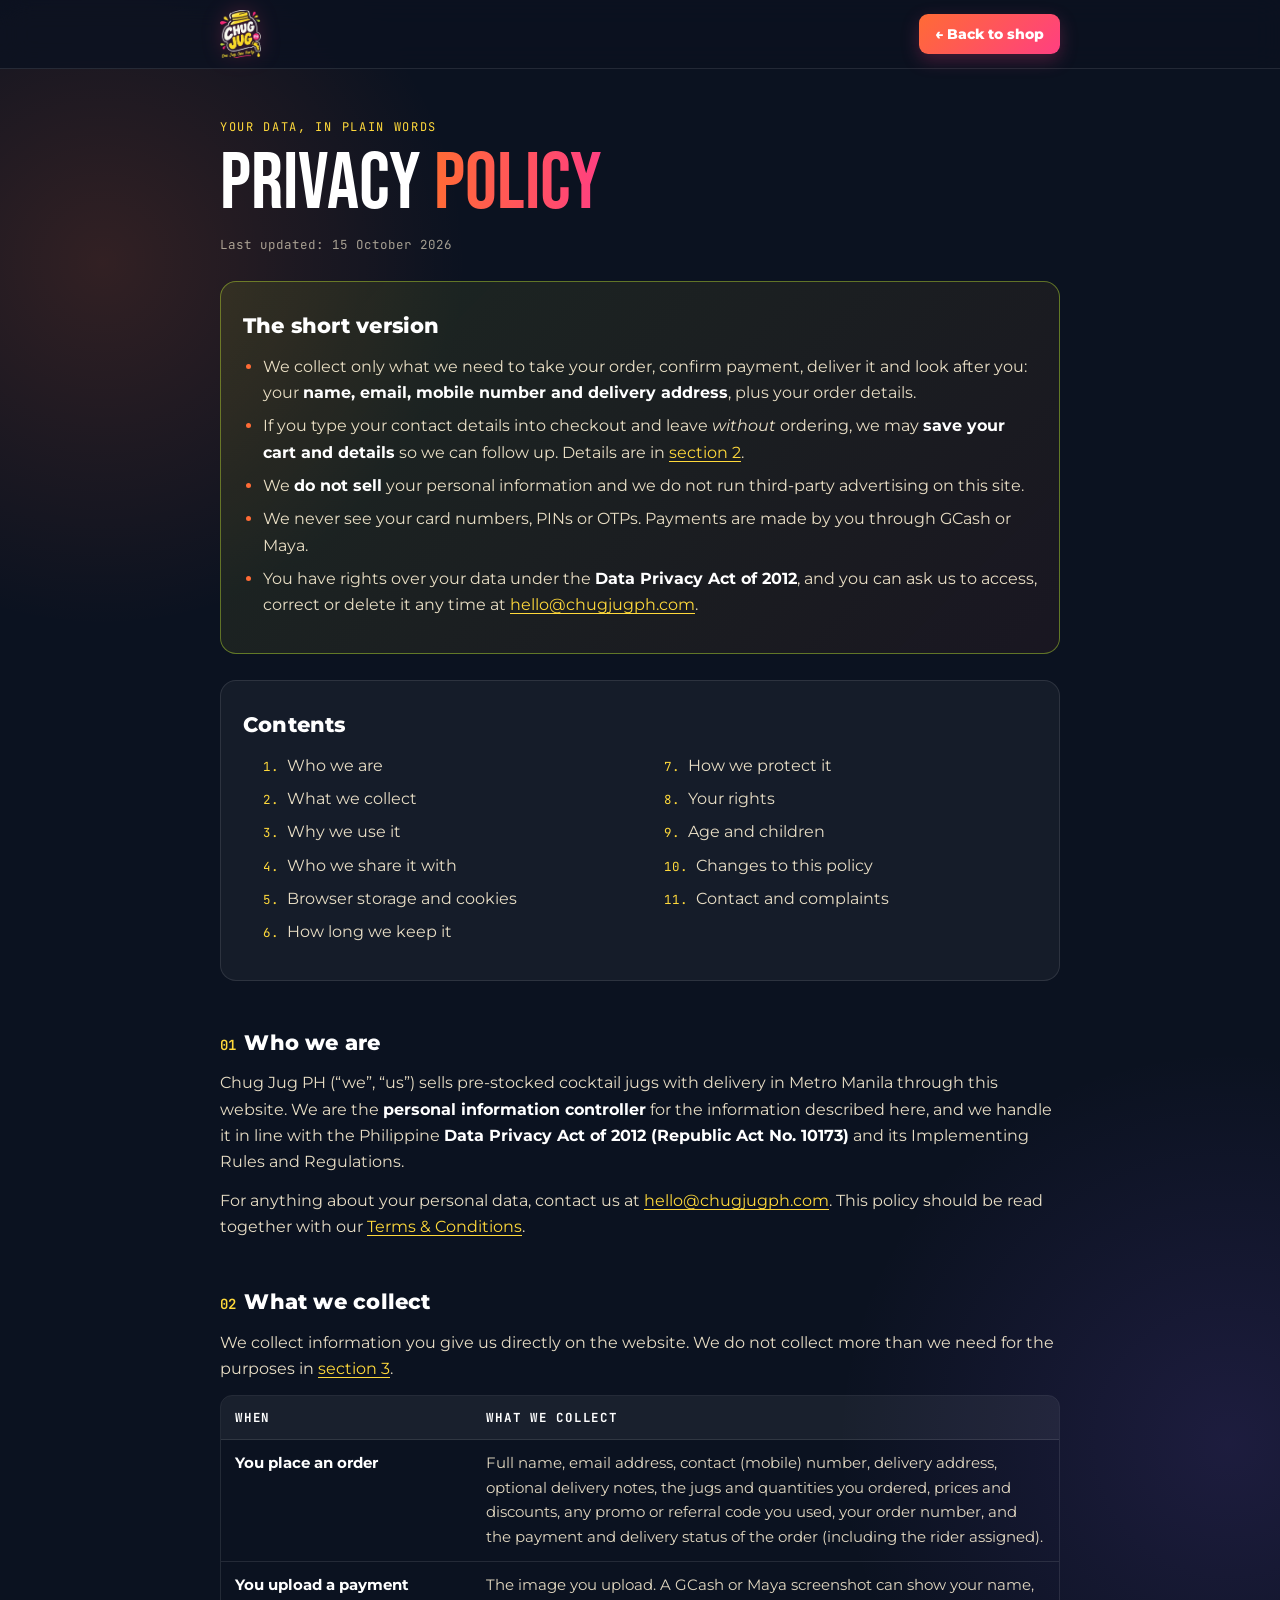
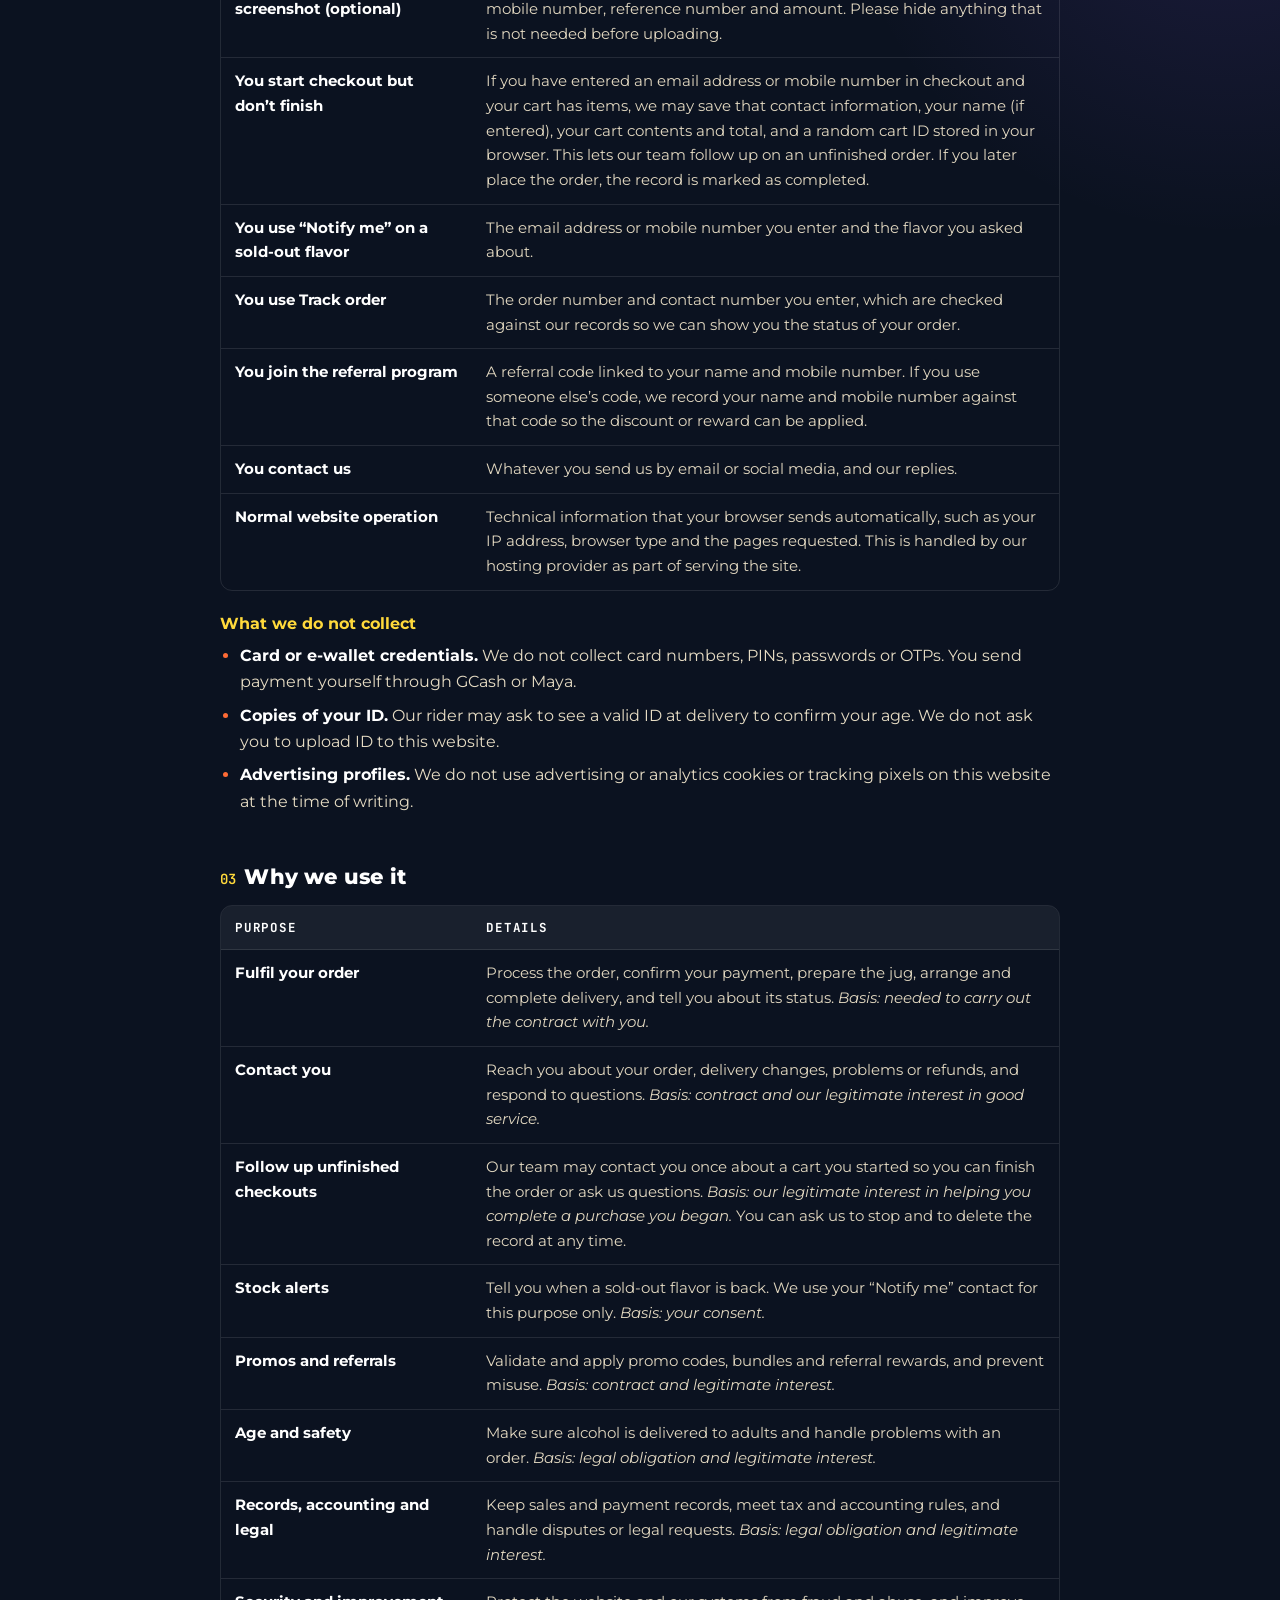
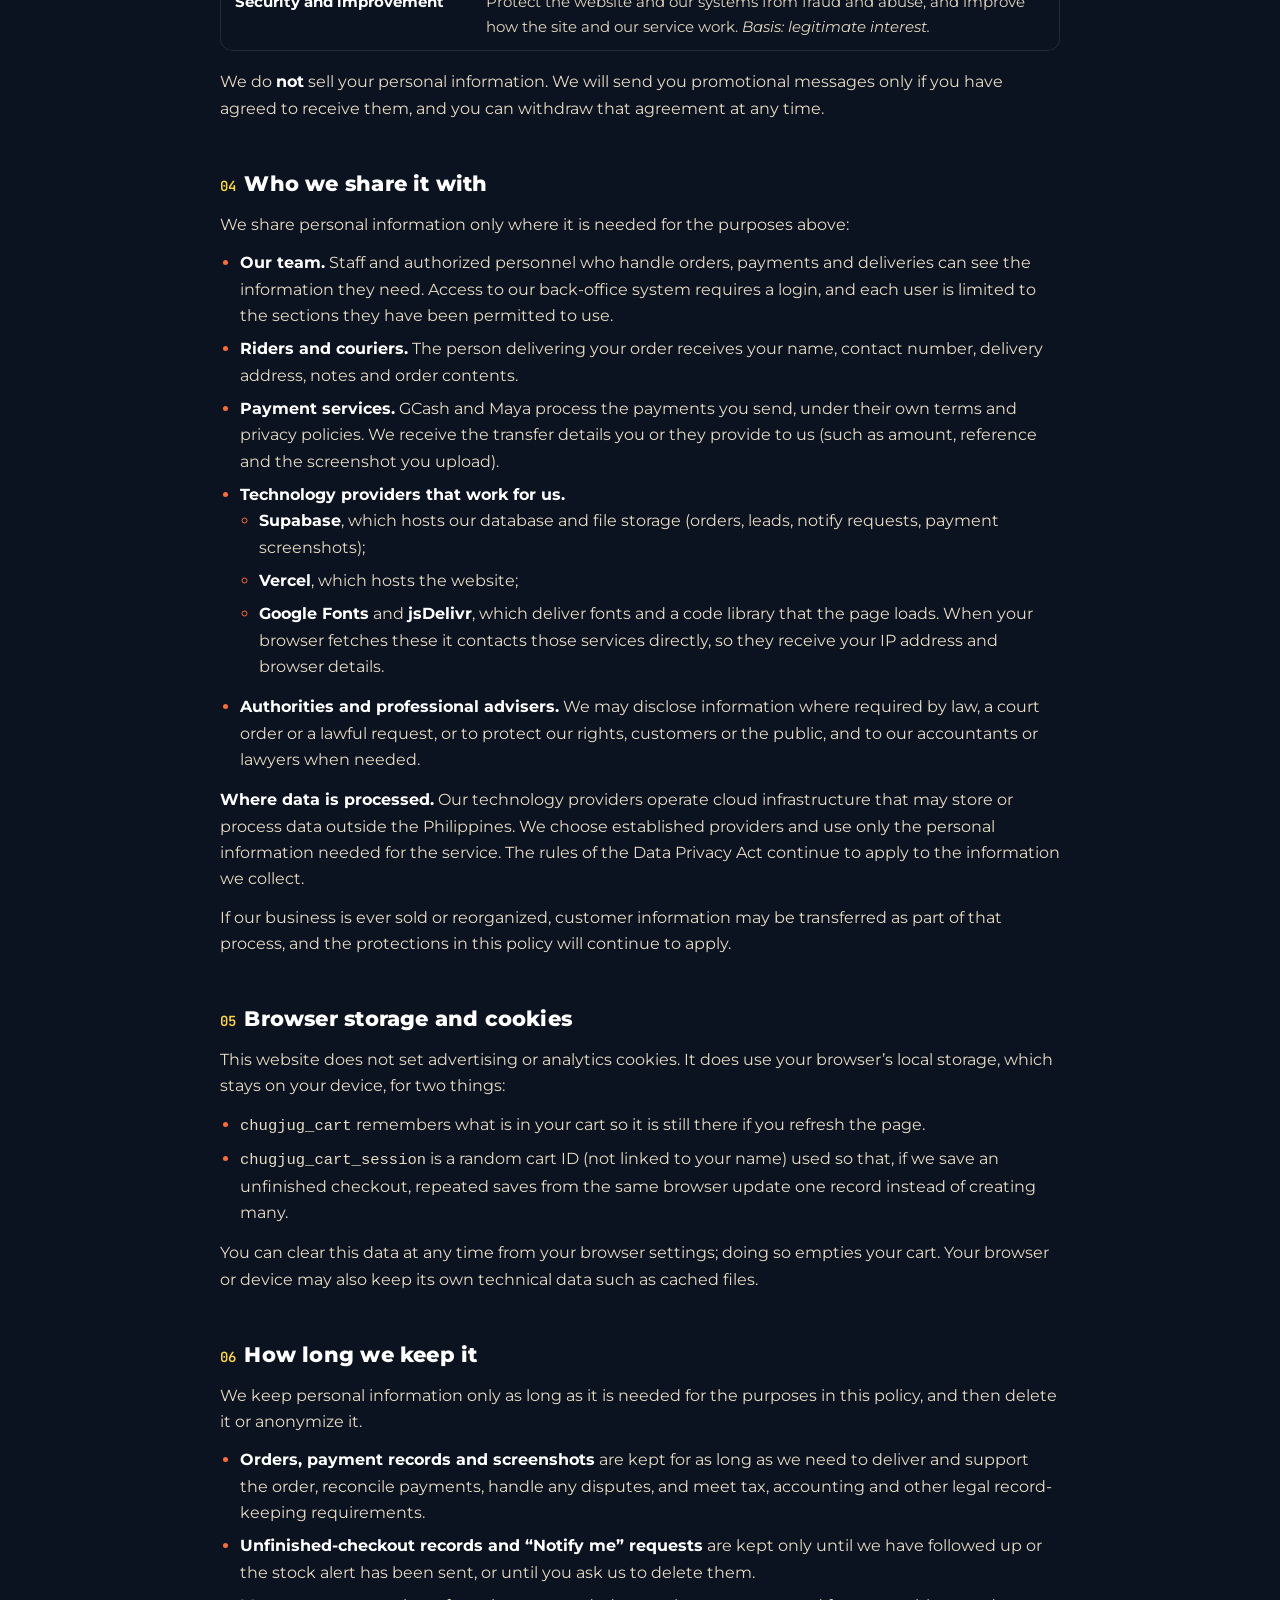
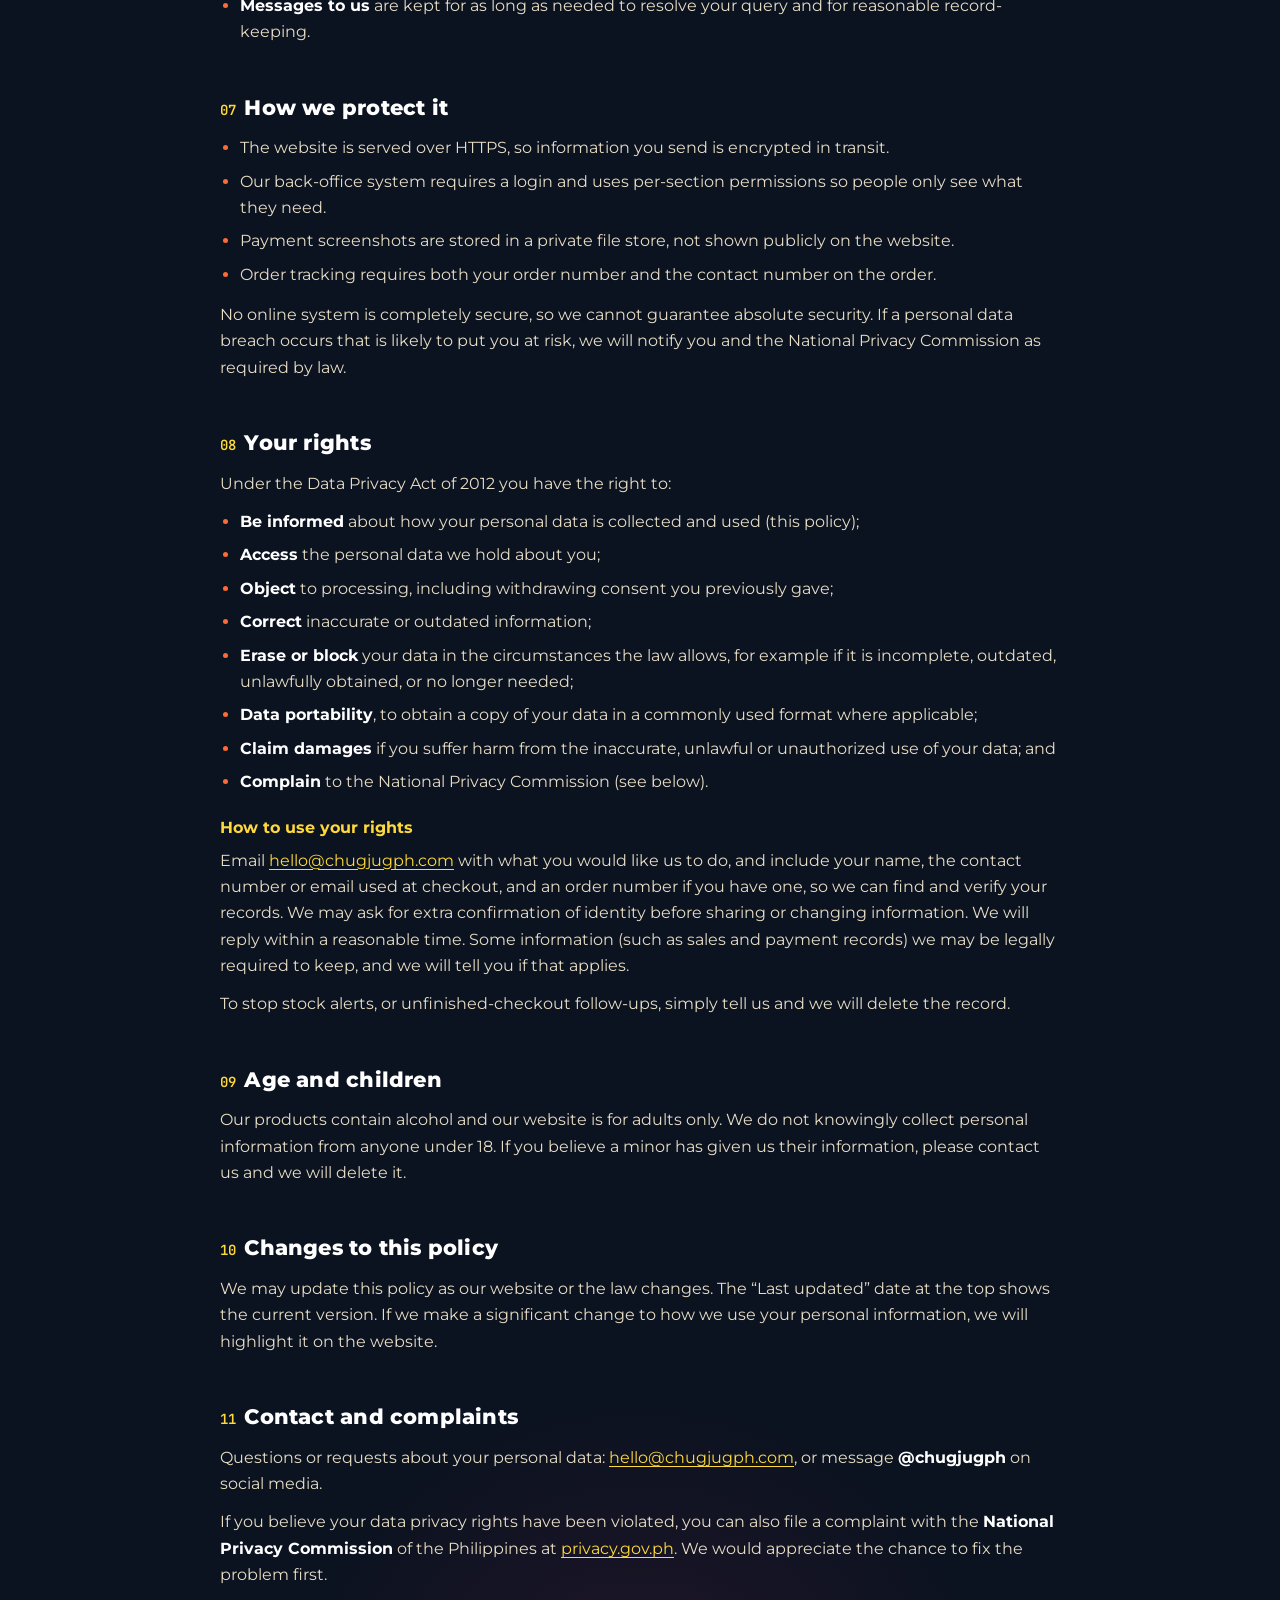
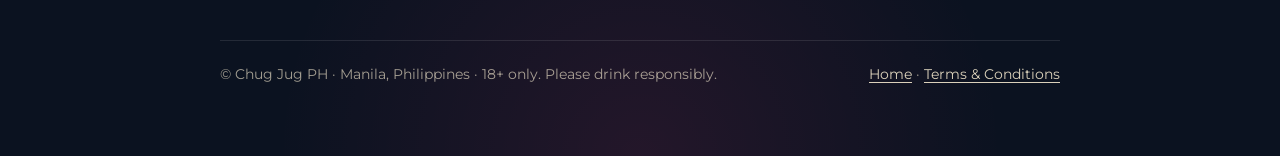
<file: privacy.html>
<!doctype html>
<html lang="en">
<head>
<meta charset="utf-8">
<meta name="viewport" content="width=device-width,initial-scale=1,viewport-fit=cover">
<title>Privacy Policy — Chug Jug PH</title>
<meta name="description" content="How Chug Jug PH collects, uses, shares and protects your personal information, and the rights you have under the Philippine Data Privacy Act of 2012.">
<meta name="theme-color" content="#0B1220">
<link rel="icon" href="media/logo-sm.webp" type="image/webp">
<link rel="preconnect" href="https://fonts.googleapis.com">
<link rel="preconnect" href="https://fonts.gstatic.com" crossorigin>
<link href="https://fonts.googleapis.com/css2?family=Bebas+Neue&family=JetBrains+Mono:wght@400;500;600;700&family=Montserrat:wght@400;500;600;700;800&display=swap" rel="stylesheet">
<link rel="stylesheet" href="legal.css">
</head>
<body>
<header class="lg-header">
  <div class="lg-header-in">
    <a class="lg-logo" href="index.html" aria-label="Chug Jug PH home"><img src="media/logo-sm.webp" alt="Chug Jug PH"></a>
    <a class="lg-back" href="index.html">&larr; Back to shop</a>
  </div>
</header>

<main class="legal">
  <div class="lg-kicker">your data, in plain words</div>
  <h1>Privacy <span class="accent">Policy</span></h1>
  <div class="lg-meta">Last updated: 15 October 2026</div>

  <div class="lg-card plain">
    <h2>The short version</h2>
    <ul>
      <li>We collect only what we need to take your order, confirm payment, deliver it and look after you: your <strong>name, email, mobile number and delivery address</strong>, plus your order details.</li>
      <li>If you type your contact details into checkout and leave <em>without</em> ordering, we may <strong>save your cart and details</strong> so we can follow up. Details are in <a href="#collect">section 2</a>.</li>
      <li>We <strong>do not sell</strong> your personal information and we do not run third-party advertising on this site.</li>
      <li>We never see your card numbers, PINs or OTPs. Payments are made by you through GCash or Maya.</li>
      <li>You have rights over your data under the <strong>Data Privacy Act of 2012</strong>, and you can ask us to access, correct or delete it any time at <a href="mailto:hello@chugjugph.com">hello@chugjugph.com</a>.</li>
    </ul>
  </div>

  <div class="lg-card">
    <h2>Contents</h2>
    <ol class="lg-toc">
      <li><a href="#who">Who we are</a></li>
      <li><a href="#collect">What we collect</a></li>
      <li><a href="#why">Why we use it</a></li>
      <li><a href="#share">Who we share it with</a></li>
      <li><a href="#storage">Browser storage and cookies</a></li>
      <li><a href="#keep">How long we keep it</a></li>
      <li><a href="#secure">How we protect it</a></li>
      <li><a href="#rights">Your rights</a></li>
      <li><a href="#minors">Age and children</a></li>
      <li><a href="#changes">Changes to this policy</a></li>
      <li><a href="#contact">Contact and complaints</a></li>
    </ol>
  </div>

  <section id="who">
    <h2><span class="n">01</span>Who we are</h2>
    <p>Chug Jug PH (&ldquo;we&rdquo;, &ldquo;us&rdquo;) sells pre-stocked cocktail jugs with delivery in Metro Manila through this website. We are the <strong>personal information controller</strong> for the information described here, and we handle it in line with the Philippine <strong>Data Privacy Act of 2012 (Republic Act No. 10173)</strong> and its Implementing Rules and Regulations.</p>
    <p>For anything about your personal data, contact us at <a href="mailto:hello@chugjugph.com">hello@chugjugph.com</a>. This policy should be read together with our <a href="terms.html">Terms &amp; Conditions</a>.</p>
  </section>

  <section id="collect">
    <h2><span class="n">02</span>What we collect</h2>
    <p>We collect information you give us directly on the website. We do not collect more than we need for the purposes in <a href="#why">section 3</a>.</p>
    <table class="lg-table">
      <thead><tr><th>When</th><th>What we collect</th></tr></thead>
      <tbody>
        <tr><td>You place an order</td><td>Full name, email address, contact (mobile) number, delivery address, optional delivery notes, the jugs and quantities you ordered, prices and discounts, any promo or referral code you used, your order number, and the payment and delivery status of the order (including the rider assigned).</td></tr>
        <tr><td>You upload a payment screenshot (optional)</td><td>The image you upload. A GCash or Maya screenshot can show your name, mobile number, reference number and amount. Please hide anything that is not needed before uploading.</td></tr>
        <tr><td>You start checkout but don&rsquo;t finish</td><td>If you have entered an email address or mobile number in checkout and your cart has items, we may save that contact information, your name (if entered), your cart contents and total, and a random cart ID stored in your browser. This lets our team follow up on an unfinished order. If you later place the order, the record is marked as completed.</td></tr>
        <tr><td>You use &ldquo;Notify me&rdquo; on a sold-out flavor</td><td>The email address or mobile number you enter and the flavor you asked about.</td></tr>
        <tr><td>You use Track order</td><td>The order number and contact number you enter, which are checked against our records so we can show you the status of your order.</td></tr>
        <tr><td>You join the referral program</td><td>A referral code linked to your name and mobile number. If you use someone else&rsquo;s code, we record your name and mobile number against that code so the discount or reward can be applied.</td></tr>
        <tr><td>You contact us</td><td>Whatever you send us by email or social media, and our replies.</td></tr>
        <tr><td>Normal website operation</td><td>Technical information that your browser sends automatically, such as your IP address, browser type and the pages requested. This is handled by our hosting provider as part of serving the site.</td></tr>
      </tbody>
    </table>
    <h3>What we do not collect</h3>
    <ul>
      <li><strong>Card or e-wallet credentials.</strong> We do not collect card numbers, PINs, passwords or OTPs. You send payment yourself through GCash or Maya.</li>
      <li><strong>Copies of your ID.</strong> Our rider may ask to see a valid ID at delivery to confirm your age. We do not ask you to upload ID to this website.</li>
      <li><strong>Advertising profiles.</strong> We do not use advertising or analytics cookies or tracking pixels on this website at the time of writing.</li>
    </ul>
  </section>

  <section id="why">
    <h2><span class="n">03</span>Why we use it</h2>
    <table class="lg-table">
      <thead><tr><th>Purpose</th><th>Details</th></tr></thead>
      <tbody>
        <tr><td>Fulfil your order</td><td>Process the order, confirm your payment, prepare the jug, arrange and complete delivery, and tell you about its status. <em>Basis: needed to carry out the contract with you.</em></td></tr>
        <tr><td>Contact you</td><td>Reach you about your order, delivery changes, problems or refunds, and respond to questions. <em>Basis: contract and our legitimate interest in good service.</em></td></tr>
        <tr><td>Follow up unfinished checkouts</td><td>Our team may contact you once about a cart you started so you can finish the order or ask us questions. <em>Basis: our legitimate interest in helping you complete a purchase you began.</em> You can ask us to stop and to delete the record at any time.</td></tr>
        <tr><td>Stock alerts</td><td>Tell you when a sold-out flavor is back. We use your &ldquo;Notify me&rdquo; contact for this purpose only. <em>Basis: your consent.</em></td></tr>
        <tr><td>Promos and referrals</td><td>Validate and apply promo codes, bundles and referral rewards, and prevent misuse. <em>Basis: contract and legitimate interest.</em></td></tr>
        <tr><td>Age and safety</td><td>Make sure alcohol is delivered to adults and handle problems with an order. <em>Basis: legal obligation and legitimate interest.</em></td></tr>
        <tr><td>Records, accounting and legal</td><td>Keep sales and payment records, meet tax and accounting rules, and handle disputes or legal requests. <em>Basis: legal obligation and legitimate interest.</em></td></tr>
        <tr><td>Security and improvement</td><td>Protect the website and our systems from fraud and abuse, and improve how the site and our service work. <em>Basis: legitimate interest.</em></td></tr>
      </tbody>
    </table>
    <p>We do <strong>not</strong> sell your personal information. We will send you promotional messages only if you have agreed to receive them, and you can withdraw that agreement at any time.</p>
  </section>

  <section id="share">
    <h2><span class="n">04</span>Who we share it with</h2>
    <p>We share personal information only where it is needed for the purposes above:</p>
    <ul>
      <li><strong>Our team.</strong> Staff and authorized personnel who handle orders, payments and deliveries can see the information they need. Access to our back-office system requires a login, and each user is limited to the sections they have been permitted to use.</li>
      <li><strong>Riders and couriers.</strong> The person delivering your order receives your name, contact number, delivery address, notes and order contents.</li>
      <li><strong>Payment services.</strong> GCash and Maya process the payments you send, under their own terms and privacy policies. We receive the transfer details you or they provide to us (such as amount, reference and the screenshot you upload).</li>
      <li><strong>Technology providers that work for us.</strong>
        <ul>
          <li><strong>Supabase</strong>, which hosts our database and file storage (orders, leads, notify requests, payment screenshots);</li>
          <li><strong>Vercel</strong>, which hosts the website;</li>
          <li><strong>Google Fonts</strong> and <strong>jsDelivr</strong>, which deliver fonts and a code library that the page loads. When your browser fetches these it contacts those services directly, so they receive your IP address and browser details.</li>
        </ul>
      </li>
      <li><strong>Authorities and professional advisers.</strong> We may disclose information where required by law, a court order or a lawful request, or to protect our rights, customers or the public, and to our accountants or lawyers when needed.</li>
    </ul>
    <p><strong>Where data is processed.</strong> Our technology providers operate cloud infrastructure that may store or process data outside the Philippines. We choose established providers and use only the personal information needed for the service. The rules of the Data Privacy Act continue to apply to the information we collect.</p>
    <p>If our business is ever sold or reorganized, customer information may be transferred as part of that process, and the protections in this policy will continue to apply.</p>
  </section>

  <section id="storage">
    <h2><span class="n">05</span>Browser storage and cookies</h2>
    <p>This website does not set advertising or analytics cookies. It does use your browser&rsquo;s local storage, which stays on your device, for two things:</p>
    <ul>
      <li><code>chugjug_cart</code> remembers what is in your cart so it is still there if you refresh the page.</li>
      <li><code>chugjug_cart_session</code> is a random cart ID (not linked to your name) used so that, if we save an unfinished checkout, repeated saves from the same browser update one record instead of creating many.</li>
    </ul>
    <p>You can clear this data at any time from your browser settings; doing so empties your cart. Your browser or device may also keep its own technical data such as cached files.</p>
  </section>

  <section id="keep">
    <h2><span class="n">06</span>How long we keep it</h2>
    <p>We keep personal information only as long as it is needed for the purposes in this policy, and then delete it or anonymize it.</p>
    <ul>
      <li><strong>Orders, payment records and screenshots</strong> are kept for as long as we need to deliver and support the order, reconcile payments, handle any disputes, and meet tax, accounting and other legal record-keeping requirements.</li>
      <li><strong>Unfinished-checkout records and &ldquo;Notify me&rdquo; requests</strong> are kept only until we have followed up or the stock alert has been sent, or until you ask us to delete them.</li>
      <li><strong>Messages to us</strong> are kept for as long as needed to resolve your query and for reasonable record-keeping.</li>
    </ul>
  </section>

  <section id="secure">
    <h2><span class="n">07</span>How we protect it</h2>
    <ul>
      <li>The website is served over HTTPS, so information you send is encrypted in transit.</li>
      <li>Our back-office system requires a login and uses per-section permissions so people only see what they need.</li>
      <li>Payment screenshots are stored in a private file store, not shown publicly on the website.</li>
      <li>Order tracking requires both your order number and the contact number on the order.</li>
    </ul>
    <p>No online system is completely secure, so we cannot guarantee absolute security. If a personal data breach occurs that is likely to put you at risk, we will notify you and the National Privacy Commission as required by law.</p>
  </section>

  <section id="rights">
    <h2><span class="n">08</span>Your rights</h2>
    <p>Under the Data Privacy Act of 2012 you have the right to:</p>
    <ul>
      <li><strong>Be informed</strong> about how your personal data is collected and used (this policy);</li>
      <li><strong>Access</strong> the personal data we hold about you;</li>
      <li><strong>Object</strong> to processing, including withdrawing consent you previously gave;</li>
      <li><strong>Correct</strong> inaccurate or outdated information;</li>
      <li><strong>Erase or block</strong> your data in the circumstances the law allows, for example if it is incomplete, outdated, unlawfully obtained, or no longer needed;</li>
      <li><strong>Data portability</strong>, to obtain a copy of your data in a commonly used format where applicable;</li>
      <li><strong>Claim damages</strong> if you suffer harm from the inaccurate, unlawful or unauthorized use of your data; and</li>
      <li><strong>Complain</strong> to the National Privacy Commission (see below).</li>
    </ul>
    <h3>How to use your rights</h3>
    <p>Email <a href="mailto:hello@chugjugph.com">hello@chugjugph.com</a> with what you would like us to do, and include your name, the contact number or email used at checkout, and an order number if you have one, so we can find and verify your records. We may ask for extra confirmation of identity before sharing or changing information. We will reply within a reasonable time. Some information (such as sales and payment records) we may be legally required to keep, and we will tell you if that applies.</p>
    <p>To stop stock alerts, or unfinished-checkout follow-ups, simply tell us and we will delete the record.</p>
  </section>

  <section id="minors">
    <h2><span class="n">09</span>Age and children</h2>
    <p>Our products contain alcohol and our website is for adults only. We do not knowingly collect personal information from anyone under 18. If you believe a minor has given us their information, please contact us and we will delete it.</p>
  </section>

  <section id="changes">
    <h2><span class="n">10</span>Changes to this policy</h2>
    <p>We may update this policy as our website or the law changes. The &ldquo;Last updated&rdquo; date at the top shows the current version. If we make a significant change to how we use your personal information, we will highlight it on the website.</p>
  </section>

  <section id="contact">
    <h2><span class="n">11</span>Contact and complaints</h2>
    <p>Questions or requests about your personal data: <a href="mailto:hello@chugjugph.com">hello@chugjugph.com</a>, or message <strong>@chugjugph</strong> on social media.</p>
    <p>If you believe your data privacy rights have been violated, you can also file a complaint with the <strong>National Privacy Commission</strong> of the Philippines at <a href="https://privacy.gov.ph" rel="noopener" target="_blank">privacy.gov.ph</a>. We would appreciate the chance to fix the problem first.</p>
  </section>

  <div class="lg-foot">
    <span>&copy; Chug Jug PH &middot; Manila, Philippines &middot; 18+ only. Please drink responsibly.</span>
    <span><a href="index.html">Home</a> &middot; <a href="terms.html">Terms &amp; Conditions</a></span>
  </div>
</main>
</body>
</html>
</file>
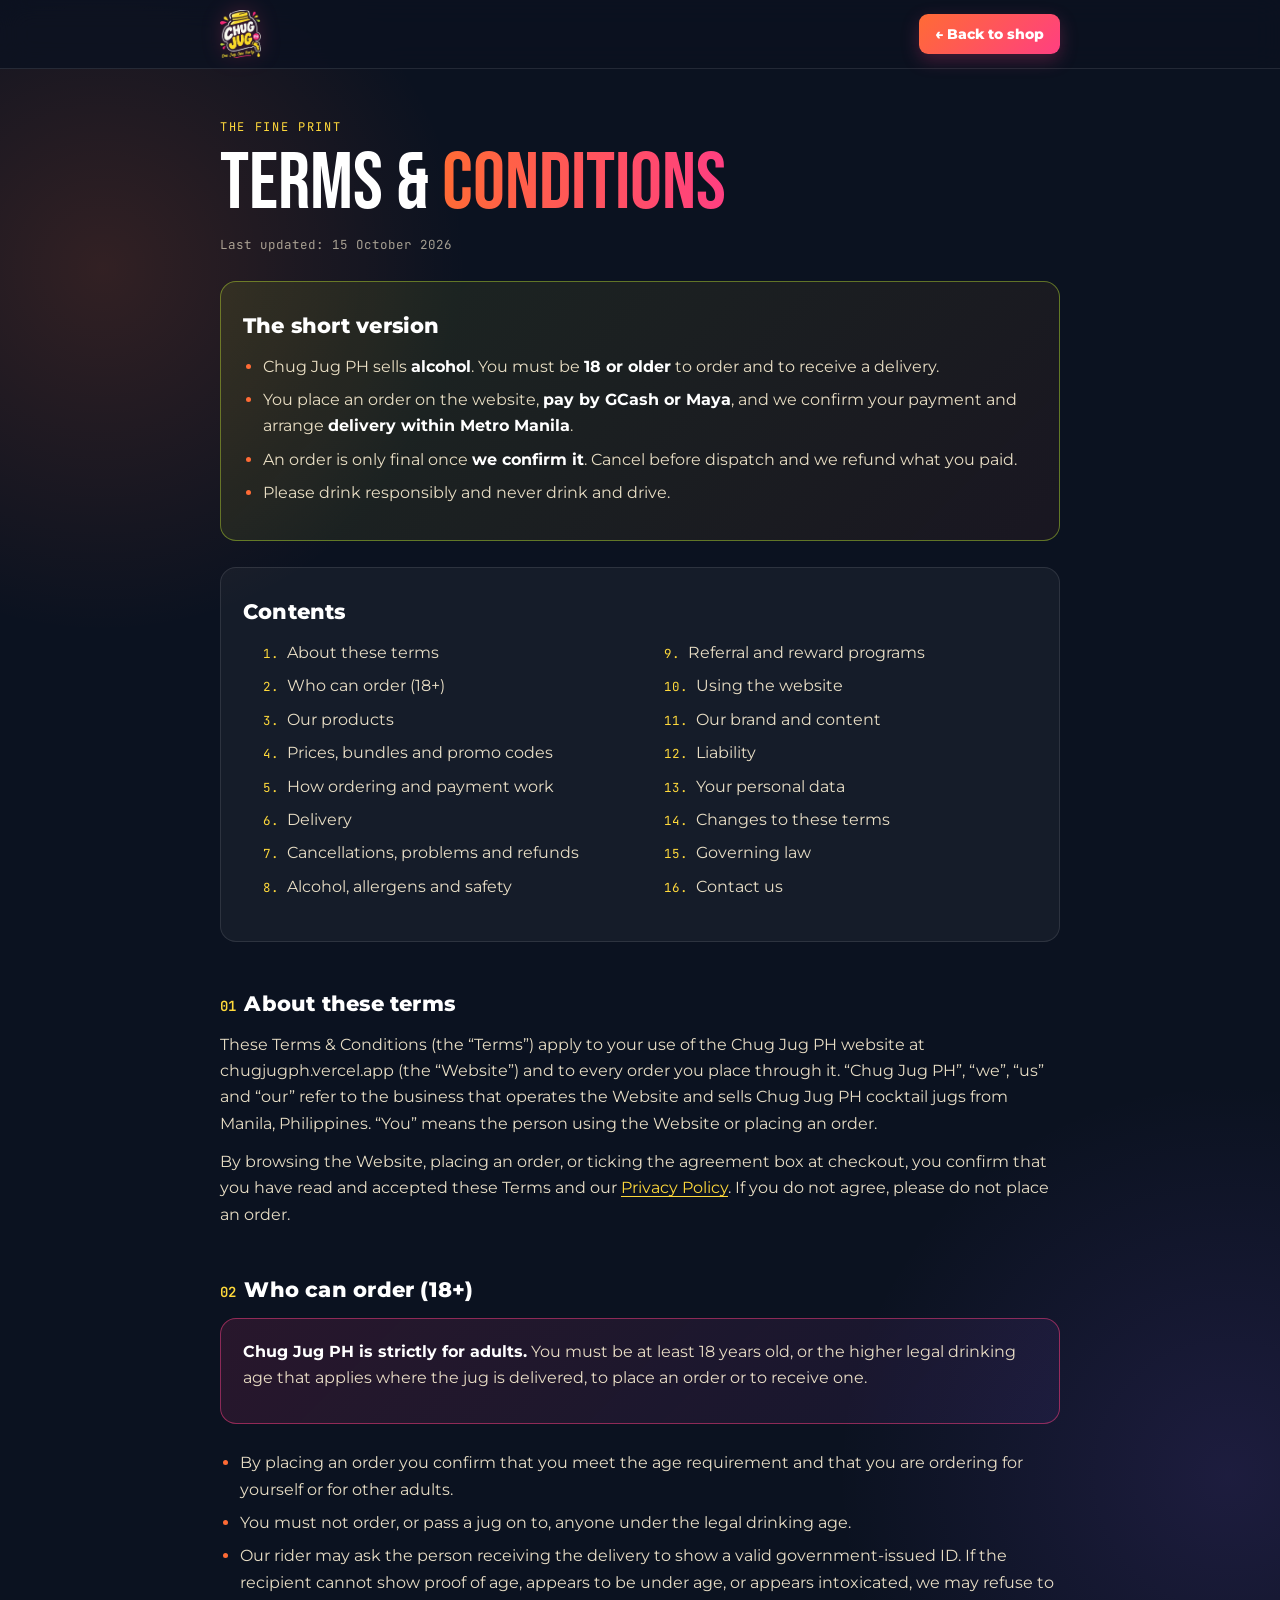
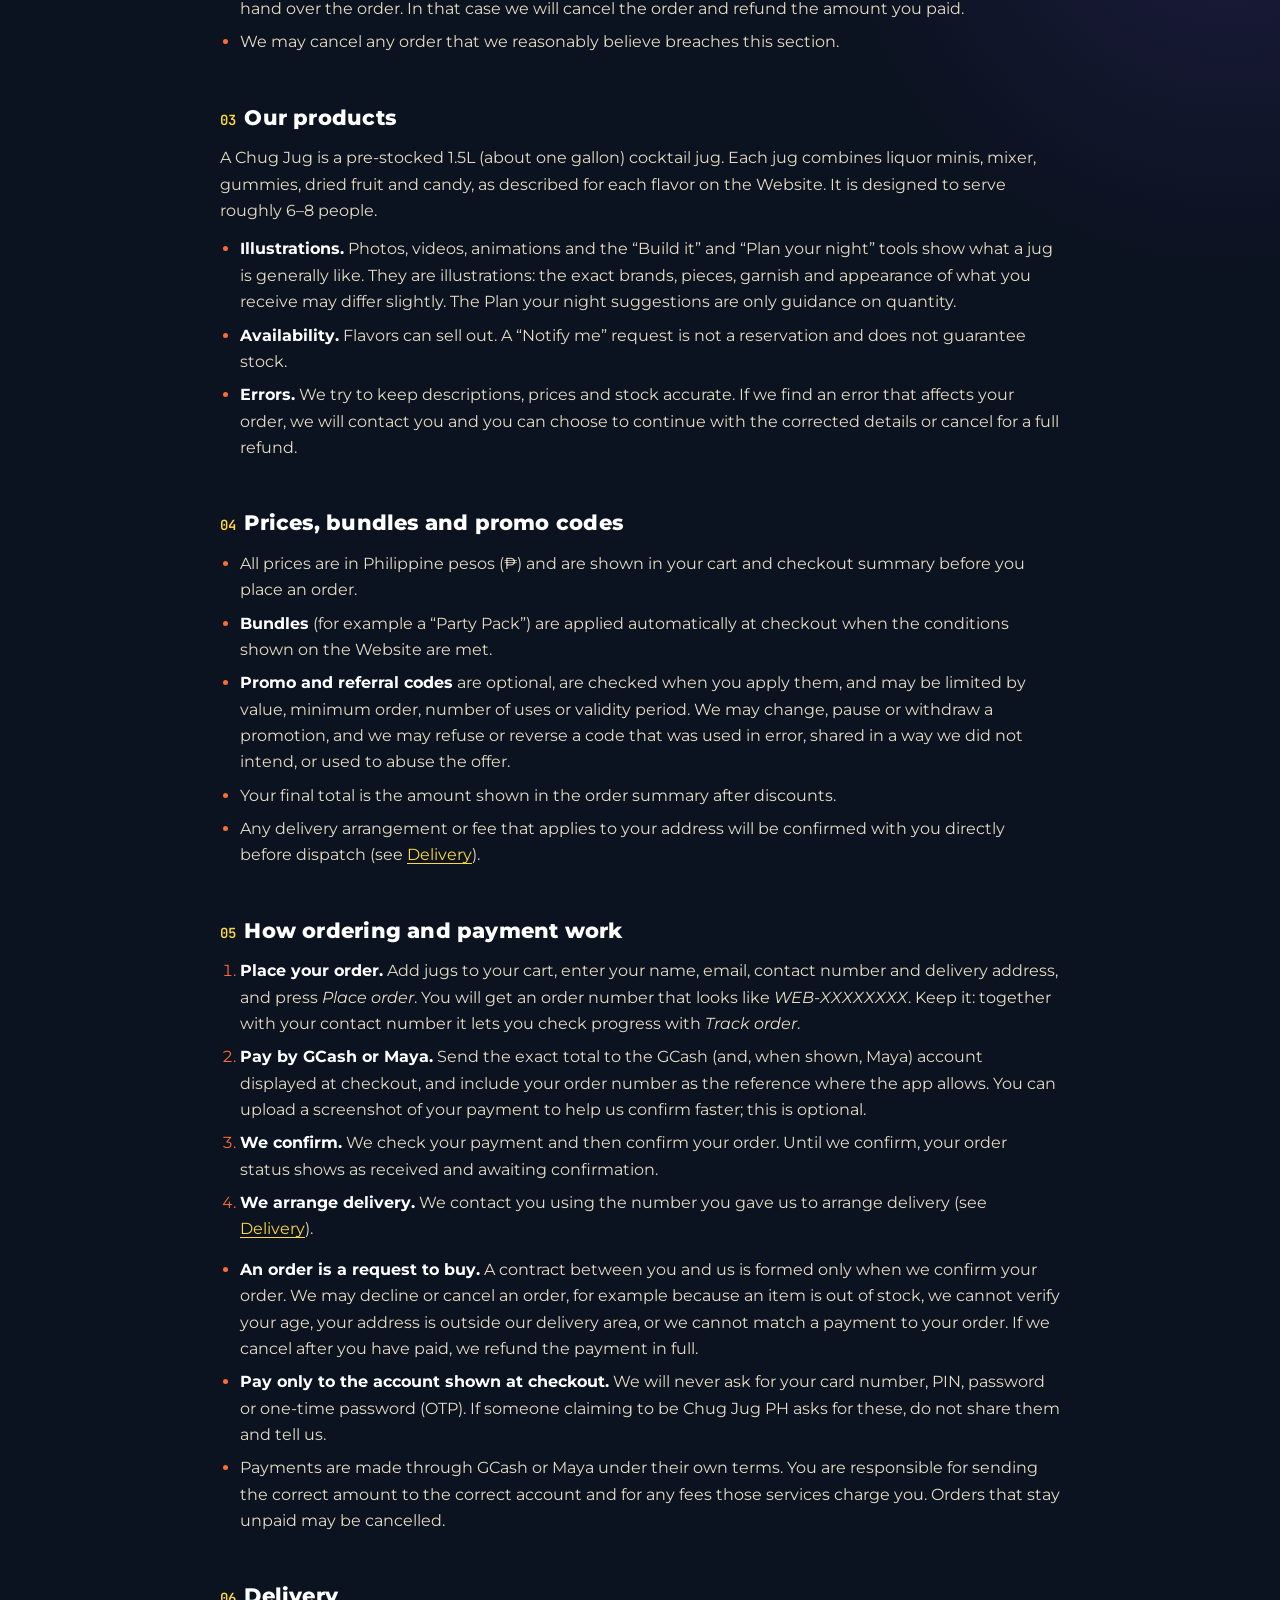
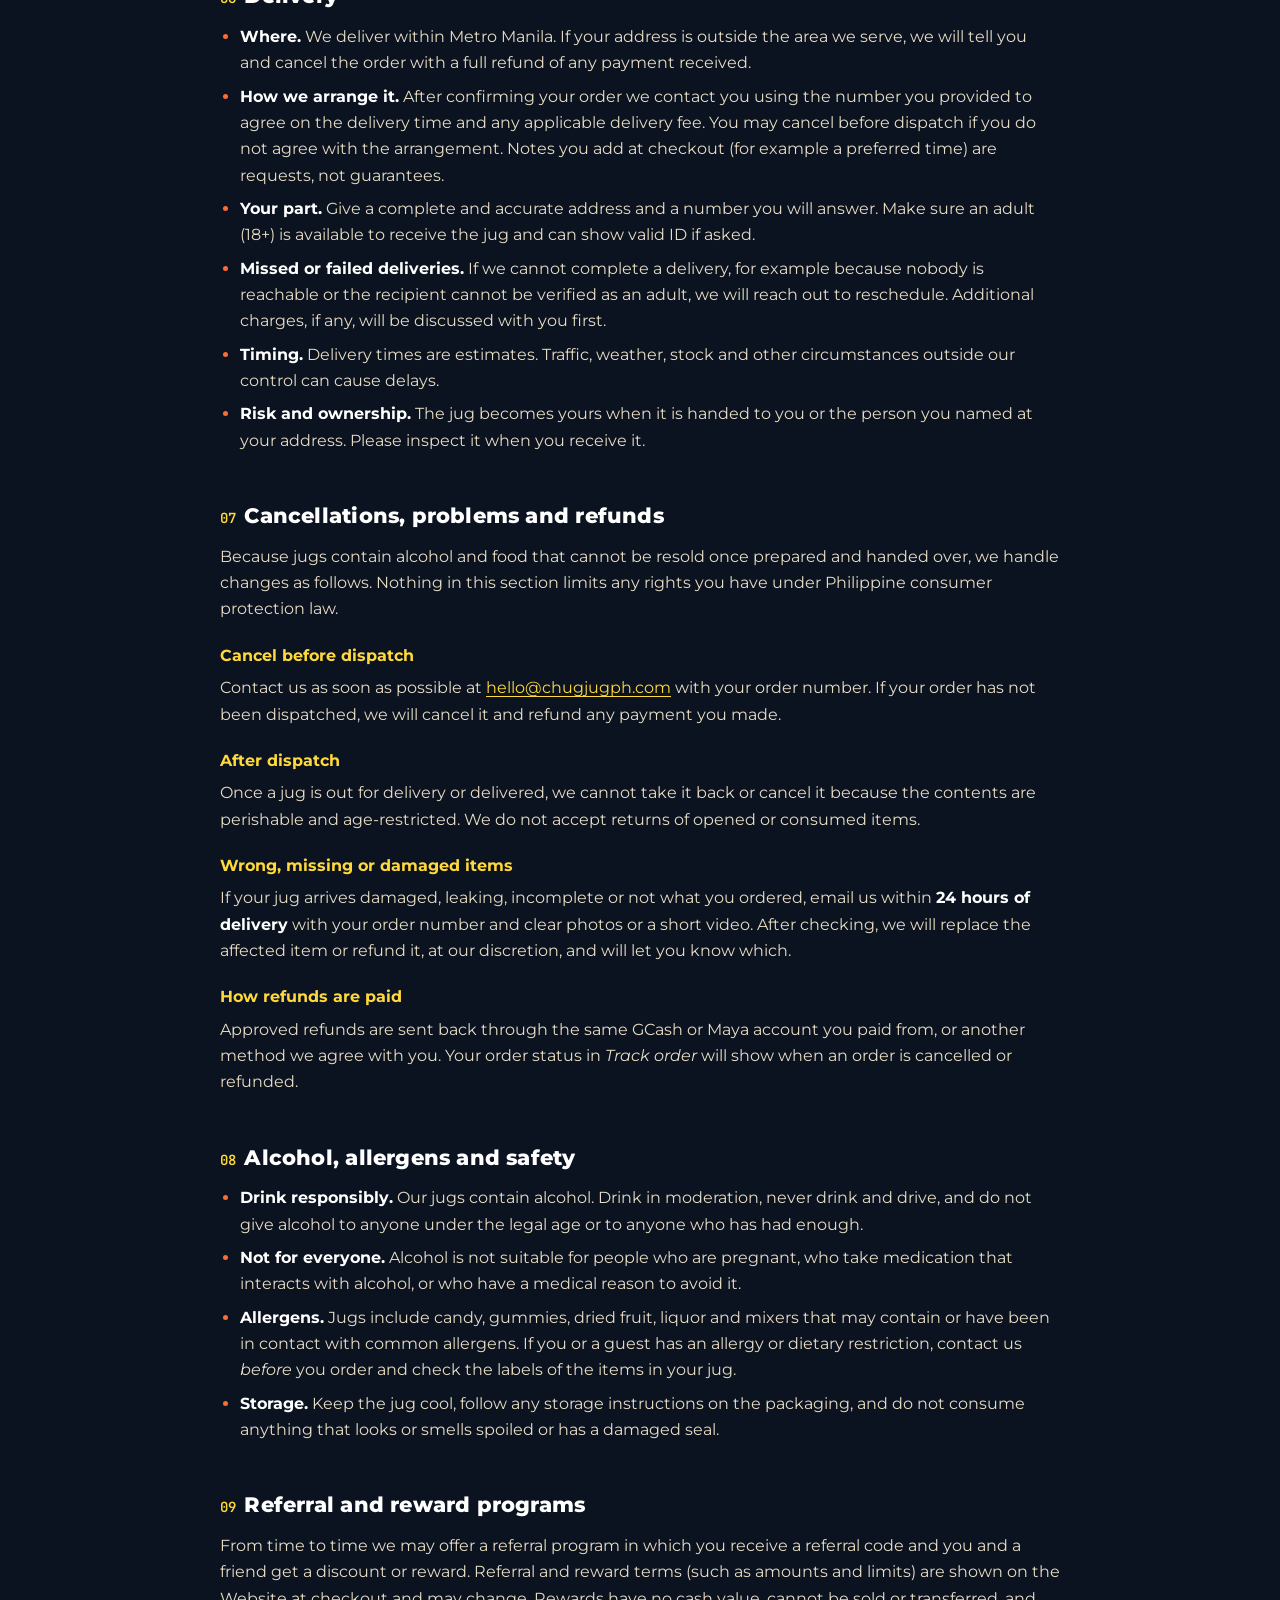
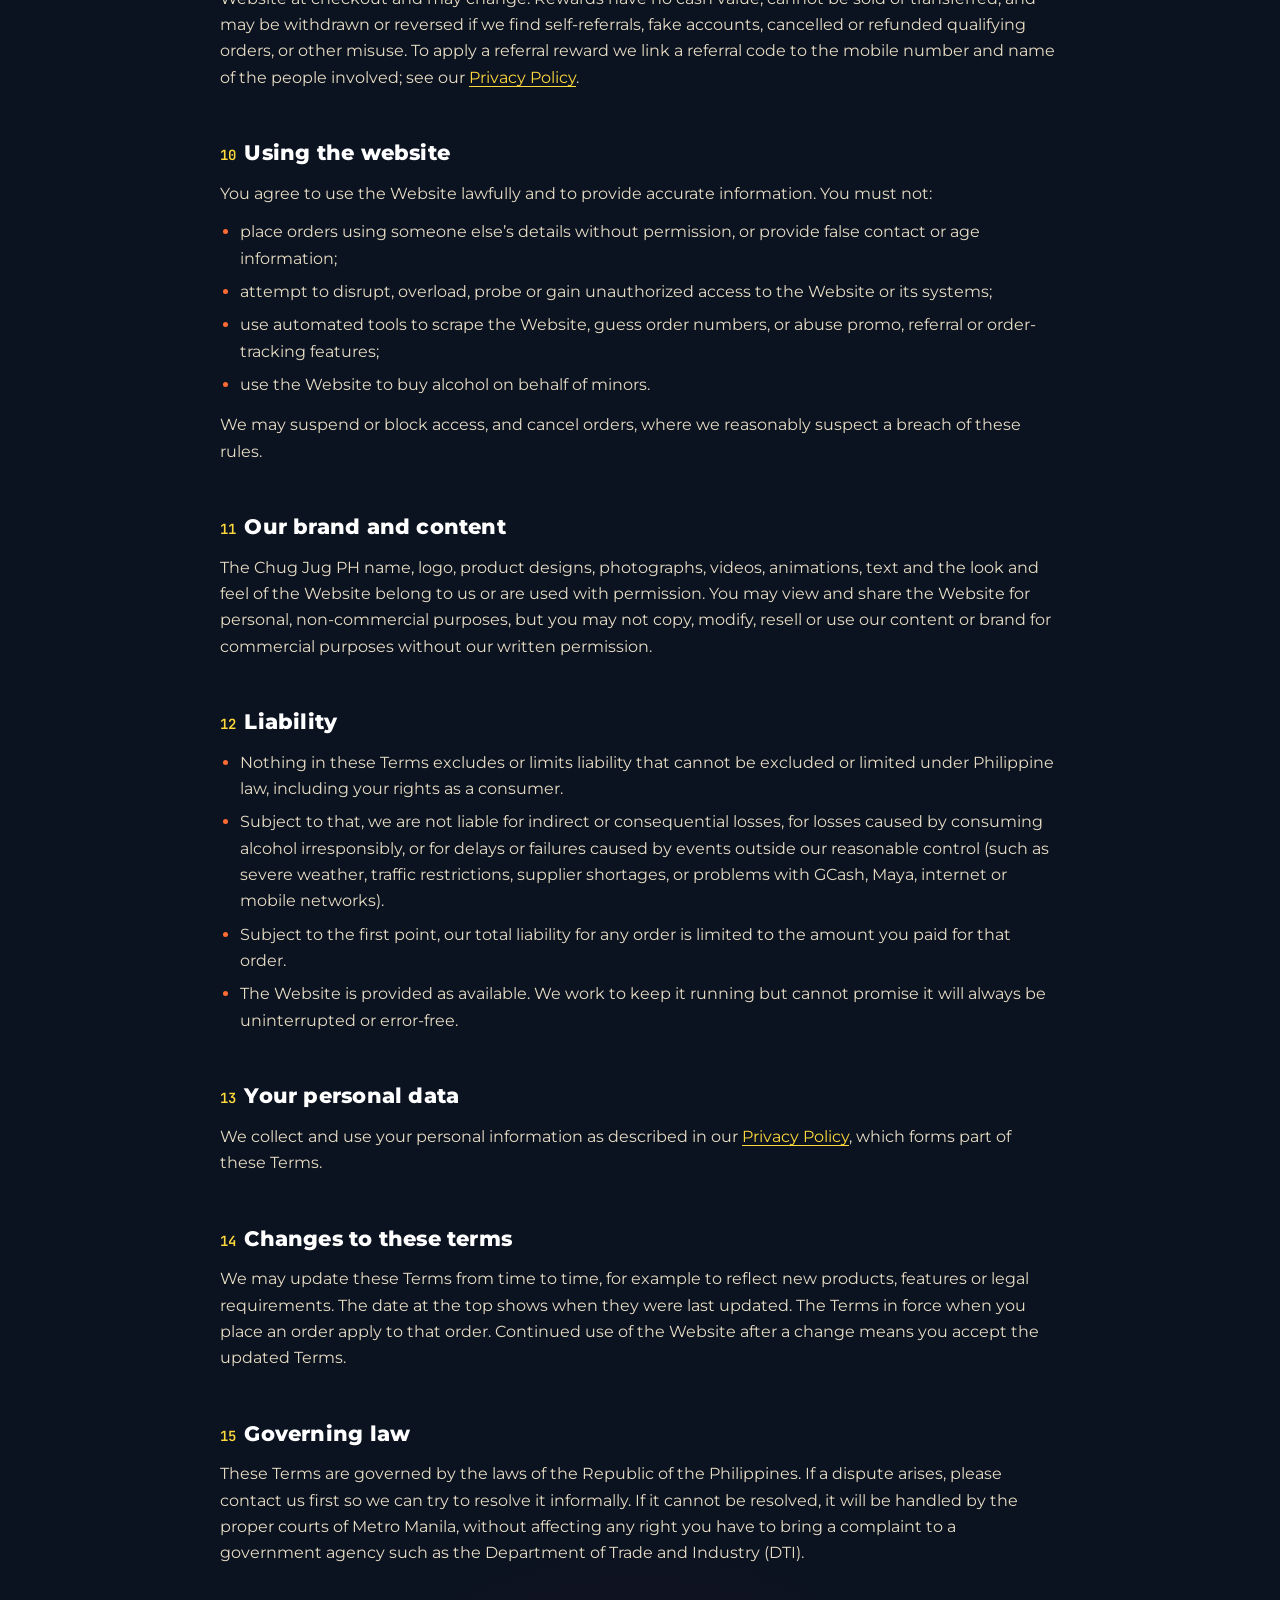
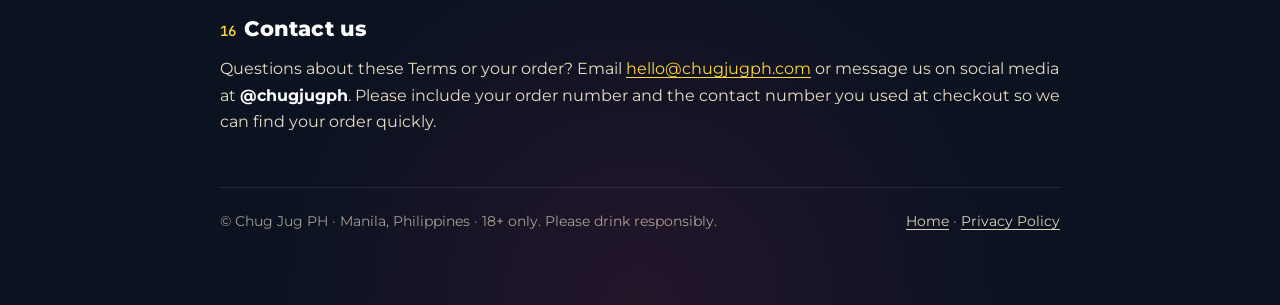
<file: terms.html>
<!doctype html>
<html lang="en">
<head>
<meta charset="utf-8">
<meta name="viewport" content="width=device-width,initial-scale=1,viewport-fit=cover">
<title>Terms &amp; Conditions — Chug Jug PH</title>
<meta name="description" content="The terms that apply when you order a Chug Jug PH cocktail jug: who can order, payment, delivery in Metro Manila, cancellations and responsible drinking.">
<meta name="theme-color" content="#0B1220">
<link rel="icon" href="media/logo-sm.webp" type="image/webp">
<link rel="preconnect" href="https://fonts.googleapis.com">
<link rel="preconnect" href="https://fonts.gstatic.com" crossorigin>
<link href="https://fonts.googleapis.com/css2?family=Bebas+Neue&family=JetBrains+Mono:wght@400;500;600;700&family=Montserrat:wght@400;500;600;700;800&display=swap" rel="stylesheet">
<link rel="stylesheet" href="legal.css">
</head>
<body>
<header class="lg-header">
  <div class="lg-header-in">
    <a class="lg-logo" href="index.html" aria-label="Chug Jug PH home"><img src="media/logo-sm.webp" alt="Chug Jug PH"></a>
    <a class="lg-back" href="index.html">&larr; Back to shop</a>
  </div>
</header>

<main class="legal">
  <div class="lg-kicker">the fine print</div>
  <h1>Terms &amp; <span class="accent">Conditions</span></h1>
  <div class="lg-meta">Last updated: 15 October 2026</div>

  <div class="lg-card plain">
    <h2>The short version</h2>
    <ul>
      <li>Chug Jug PH sells <strong>alcohol</strong>. You must be <strong>18 or older</strong> to order and to receive a delivery.</li>
      <li>You place an order on the website, <strong>pay by GCash or Maya</strong>, and we confirm your payment and arrange <strong>delivery within Metro Manila</strong>.</li>
      <li>An order is only final once <strong>we confirm it</strong>. Cancel before dispatch and we refund what you paid.</li>
      <li>Please drink responsibly and never drink and drive.</li>
    </ul>
  </div>

  <div class="lg-card">
    <h2>Contents</h2>
    <ol class="lg-toc">
      <li><a href="#about">About these terms</a></li>
      <li><a href="#age">Who can order (18+)</a></li>
      <li><a href="#products">Our products</a></li>
      <li><a href="#prices">Prices, bundles and promo codes</a></li>
      <li><a href="#ordering">How ordering and payment work</a></li>
      <li><a href="#delivery">Delivery</a></li>
      <li><a href="#cancel">Cancellations, problems and refunds</a></li>
      <li><a href="#safety">Alcohol, allergens and safety</a></li>
      <li><a href="#referral">Referral and reward programs</a></li>
      <li><a href="#use">Using the website</a></li>
      <li><a href="#ip">Our brand and content</a></li>
      <li><a href="#liability">Liability</a></li>
      <li><a href="#privacy">Your personal data</a></li>
      <li><a href="#changes">Changes to these terms</a></li>
      <li><a href="#law">Governing law</a></li>
      <li><a href="#contact">Contact us</a></li>
    </ol>
  </div>

  <section id="about">
    <h2><span class="n">01</span>About these terms</h2>
    <p>These Terms &amp; Conditions (the &ldquo;Terms&rdquo;) apply to your use of the Chug Jug PH website at chugjugph.vercel.app (the &ldquo;Website&rdquo;) and to every order you place through it. &ldquo;Chug Jug PH&rdquo;, &ldquo;we&rdquo;, &ldquo;us&rdquo; and &ldquo;our&rdquo; refer to the business that operates the Website and sells Chug Jug PH cocktail jugs from Manila, Philippines. &ldquo;You&rdquo; means the person using the Website or placing an order.</p>
    <p>By browsing the Website, placing an order, or ticking the agreement box at checkout, you confirm that you have read and accepted these Terms and our <a href="privacy.html">Privacy Policy</a>. If you do not agree, please do not place an order.</p>
  </section>

  <section id="age">
    <h2><span class="n">02</span>Who can order (18+)</h2>
    <div class="lg-card warn">
      <p><strong>Chug Jug PH is strictly for adults.</strong> You must be at least 18 years old, or the higher legal drinking age that applies where the jug is delivered, to place an order or to receive one.</p>
    </div>
    <ul>
      <li>By placing an order you confirm that you meet the age requirement and that you are ordering for yourself or for other adults.</li>
      <li>You must not order, or pass a jug on to, anyone under the legal drinking age.</li>
      <li>Our rider may ask the person receiving the delivery to show a valid government-issued ID. If the recipient cannot show proof of age, appears to be under age, or appears intoxicated, we may refuse to hand over the order. In that case we will cancel the order and refund the amount you paid.</li>
      <li>We may cancel any order that we reasonably believe breaches this section.</li>
    </ul>
  </section>

  <section id="products">
    <h2><span class="n">03</span>Our products</h2>
    <p>A Chug Jug is a pre-stocked 1.5L (about one gallon) cocktail jug. Each jug combines liquor minis, mixer, gummies, dried fruit and candy, as described for each flavor on the Website. It is designed to serve roughly 6&ndash;8 people.</p>
    <ul>
      <li><strong>Illustrations.</strong> Photos, videos, animations and the &ldquo;Build it&rdquo; and &ldquo;Plan your night&rdquo; tools show what a jug is generally like. They are illustrations: the exact brands, pieces, garnish and appearance of what you receive may differ slightly. The Plan your night suggestions are only guidance on quantity.</li>
      <li><strong>Availability.</strong> Flavors can sell out. A &ldquo;Notify me&rdquo; request is not a reservation and does not guarantee stock.</li>
      <li><strong>Errors.</strong> We try to keep descriptions, prices and stock accurate. If we find an error that affects your order, we will contact you and you can choose to continue with the corrected details or cancel for a full refund.</li>
    </ul>
  </section>

  <section id="prices">
    <h2><span class="n">04</span>Prices, bundles and promo codes</h2>
    <ul>
      <li>All prices are in Philippine pesos (&#8369;) and are shown in your cart and checkout summary before you place an order.</li>
      <li><strong>Bundles</strong> (for example a &ldquo;Party Pack&rdquo;) are applied automatically at checkout when the conditions shown on the Website are met.</li>
      <li><strong>Promo and referral codes</strong> are optional, are checked when you apply them, and may be limited by value, minimum order, number of uses or validity period. We may change, pause or withdraw a promotion, and we may refuse or reverse a code that was used in error, shared in a way we did not intend, or used to abuse the offer.</li>
      <li>Your final total is the amount shown in the order summary after discounts.</li>
      <li>Any delivery arrangement or fee that applies to your address will be confirmed with you directly before dispatch (see <a href="#delivery">Delivery</a>).</li>
    </ul>
  </section>

  <section id="ordering">
    <h2><span class="n">05</span>How ordering and payment work</h2>
    <ol>
      <li><strong>Place your order.</strong> Add jugs to your cart, enter your name, email, contact number and delivery address, and press <em>Place order</em>. You will get an order number that looks like <em>WEB-XXXXXXXX</em>. Keep it: together with your contact number it lets you check progress with <em>Track order</em>.</li>
      <li><strong>Pay by GCash or Maya.</strong> Send the exact total to the GCash (and, when shown, Maya) account displayed at checkout, and include your order number as the reference where the app allows. You can upload a screenshot of your payment to help us confirm faster; this is optional.</li>
      <li><strong>We confirm.</strong> We check your payment and then confirm your order. Until we confirm, your order status shows as received and awaiting confirmation.</li>
      <li><strong>We arrange delivery.</strong> We contact you using the number you gave us to arrange delivery (see <a href="#delivery">Delivery</a>).</li>
    </ol>
    <ul>
      <li><strong>An order is a request to buy.</strong> A contract between you and us is formed only when we confirm your order. We may decline or cancel an order, for example because an item is out of stock, we cannot verify your age, your address is outside our delivery area, or we cannot match a payment to your order. If we cancel after you have paid, we refund the payment in full.</li>
      <li><strong>Pay only to the account shown at checkout.</strong> We will never ask for your card number, PIN, password or one-time password (OTP). If someone claiming to be Chug Jug PH asks for these, do not share them and tell us.</li>
      <li>Payments are made through GCash or Maya under their own terms. You are responsible for sending the correct amount to the correct account and for any fees those services charge you. Orders that stay unpaid may be cancelled.</li>
    </ul>
  </section>

  <section id="delivery">
    <h2><span class="n">06</span>Delivery</h2>
    <ul>
      <li><strong>Where.</strong> We deliver within Metro Manila. If your address is outside the area we serve, we will tell you and cancel the order with a full refund of any payment received.</li>
      <li><strong>How we arrange it.</strong> After confirming your order we contact you using the number you provided to agree on the delivery time and any applicable delivery fee. You may cancel before dispatch if you do not agree with the arrangement. Notes you add at checkout (for example a preferred time) are requests, not guarantees.</li>
      <li><strong>Your part.</strong> Give a complete and accurate address and a number you will answer. Make sure an adult (18+) is available to receive the jug and can show valid ID if asked.</li>
      <li><strong>Missed or failed deliveries.</strong> If we cannot complete a delivery, for example because nobody is reachable or the recipient cannot be verified as an adult, we will reach out to reschedule. Additional charges, if any, will be discussed with you first.</li>
      <li><strong>Timing.</strong> Delivery times are estimates. Traffic, weather, stock and other circumstances outside our control can cause delays.</li>
      <li><strong>Risk and ownership.</strong> The jug becomes yours when it is handed to you or the person you named at your address. Please inspect it when you receive it.</li>
    </ul>
  </section>

  <section id="cancel">
    <h2><span class="n">07</span>Cancellations, problems and refunds</h2>
    <p>Because jugs contain alcohol and food that cannot be resold once prepared and handed over, we handle changes as follows. Nothing in this section limits any rights you have under Philippine consumer protection law.</p>
    <h3>Cancel before dispatch</h3>
    <p>Contact us as soon as possible at <a href="mailto:hello@chugjugph.com">hello@chugjugph.com</a> with your order number. If your order has not been dispatched, we will cancel it and refund any payment you made.</p>
    <h3>After dispatch</h3>
    <p>Once a jug is out for delivery or delivered, we cannot take it back or cancel it because the contents are perishable and age-restricted. We do not accept returns of opened or consumed items.</p>
    <h3>Wrong, missing or damaged items</h3>
    <p>If your jug arrives damaged, leaking, incomplete or not what you ordered, email us within <strong>24 hours of delivery</strong> with your order number and clear photos or a short video. After checking, we will replace the affected item or refund it, at our discretion, and will let you know which.</p>
    <h3>How refunds are paid</h3>
    <p>Approved refunds are sent back through the same GCash or Maya account you paid from, or another method we agree with you. Your order status in <em>Track order</em> will show when an order is cancelled or refunded.</p>
  </section>

  <section id="safety">
    <h2><span class="n">08</span>Alcohol, allergens and safety</h2>
    <ul>
      <li><strong>Drink responsibly.</strong> Our jugs contain alcohol. Drink in moderation, never drink and drive, and do not give alcohol to anyone under the legal age or to anyone who has had enough.</li>
      <li><strong>Not for everyone.</strong> Alcohol is not suitable for people who are pregnant, who take medication that interacts with alcohol, or who have a medical reason to avoid it.</li>
      <li><strong>Allergens.</strong> Jugs include candy, gummies, dried fruit, liquor and mixers that may contain or have been in contact with common allergens. If you or a guest has an allergy or dietary restriction, contact us <em>before</em> you order and check the labels of the items in your jug.</li>
      <li><strong>Storage.</strong> Keep the jug cool, follow any storage instructions on the packaging, and do not consume anything that looks or smells spoiled or has a damaged seal.</li>
    </ul>
  </section>

  <section id="referral">
    <h2><span class="n">09</span>Referral and reward programs</h2>
    <p>From time to time we may offer a referral program in which you receive a referral code and you and a friend get a discount or reward. Referral and reward terms (such as amounts and limits) are shown on the Website at checkout and may change. Rewards have no cash value, cannot be sold or transferred, and may be withdrawn or reversed if we find self-referrals, fake accounts, cancelled or refunded qualifying orders, or other misuse. To apply a referral reward we link a referral code to the mobile number and name of the people involved; see our <a href="privacy.html">Privacy Policy</a>.</p>
  </section>

  <section id="use">
    <h2><span class="n">10</span>Using the website</h2>
    <p>You agree to use the Website lawfully and to provide accurate information. You must not:</p>
    <ul>
      <li>place orders using someone else&rsquo;s details without permission, or provide false contact or age information;</li>
      <li>attempt to disrupt, overload, probe or gain unauthorized access to the Website or its systems;</li>
      <li>use automated tools to scrape the Website, guess order numbers, or abuse promo, referral or order-tracking features;</li>
      <li>use the Website to buy alcohol on behalf of minors.</li>
    </ul>
    <p>We may suspend or block access, and cancel orders, where we reasonably suspect a breach of these rules.</p>
  </section>

  <section id="ip">
    <h2><span class="n">11</span>Our brand and content</h2>
    <p>The Chug Jug PH name, logo, product designs, photographs, videos, animations, text and the look and feel of the Website belong to us or are used with permission. You may view and share the Website for personal, non-commercial purposes, but you may not copy, modify, resell or use our content or brand for commercial purposes without our written permission.</p>
  </section>

  <section id="liability">
    <h2><span class="n">12</span>Liability</h2>
    <ul>
      <li>Nothing in these Terms excludes or limits liability that cannot be excluded or limited under Philippine law, including your rights as a consumer.</li>
      <li>Subject to that, we are not liable for indirect or consequential losses, for losses caused by consuming alcohol irresponsibly, or for delays or failures caused by events outside our reasonable control (such as severe weather, traffic restrictions, supplier shortages, or problems with GCash, Maya, internet or mobile networks).</li>
      <li>Subject to the first point, our total liability for any order is limited to the amount you paid for that order.</li>
      <li>The Website is provided as available. We work to keep it running but cannot promise it will always be uninterrupted or error-free.</li>
    </ul>
  </section>

  <section id="privacy">
    <h2><span class="n">13</span>Your personal data</h2>
    <p>We collect and use your personal information as described in our <a href="privacy.html">Privacy Policy</a>, which forms part of these Terms.</p>
  </section>

  <section id="changes">
    <h2><span class="n">14</span>Changes to these terms</h2>
    <p>We may update these Terms from time to time, for example to reflect new products, features or legal requirements. The date at the top shows when they were last updated. The Terms in force when you place an order apply to that order. Continued use of the Website after a change means you accept the updated Terms.</p>
  </section>

  <section id="law">
    <h2><span class="n">15</span>Governing law</h2>
    <p>These Terms are governed by the laws of the Republic of the Philippines. If a dispute arises, please contact us first so we can try to resolve it informally. If it cannot be resolved, it will be handled by the proper courts of Metro Manila, without affecting any right you have to bring a complaint to a government agency such as the Department of Trade and Industry (DTI).</p>
  </section>

  <section id="contact">
    <h2><span class="n">16</span>Contact us</h2>
    <p>Questions about these Terms or your order? Email <a href="mailto:hello@chugjugph.com">hello@chugjugph.com</a> or message us on social media at <strong>@chugjugph</strong>. Please include your order number and the contact number you used at checkout so we can find your order quickly.</p>
  </section>

  <div class="lg-foot">
    <span>&copy; Chug Jug PH &middot; Manila, Philippines &middot; 18+ only. Please drink responsibly.</span>
    <span><a href="index.html">Home</a> &middot; <a href="privacy.html">Privacy Policy</a></span>
  </div>
</main>
</body>
</html>
</file>
<file: legal.css>
/* Shared styles for terms.html and privacy.html — matches the Chug Jug PH storefront. */
:root{
  --navy:#0B1220; --orange:#FF6B35; --lime:#B8E02F; --pink:#FF3F81; --yellow:#FFD93B; --cream:#FFF3D6;
  --glass:rgba(255,255,255,.045); --glass-border:rgba(255,255,255,.10);
  --mono:'JetBrains Mono',ui-monospace,monospace;
}
*{margin:0;box-sizing:border-box;}
html{scroll-behavior:smooth;scroll-padding-top:84px;}
body{
  background:var(--navy);color:var(--cream);font-family:'Montserrat',system-ui,sans-serif;line-height:1.7;
  padding-bottom:env(safe-area-inset-bottom,0px);min-height:100vh;overflow-x:hidden;
  background-image:
    radial-gradient(520px 520px at 8% 4%, rgba(255,107,53,.16), transparent 70%),
    radial-gradient(560px 560px at 96% 22%, rgba(139,92,246,.14), transparent 70%),
    radial-gradient(520px 520px at 50% 100%, rgba(255,63,129,.10), transparent 70%);
  background-repeat:no-repeat;
}
a{color:var(--yellow);text-underline-offset:3px;}
a:hover{color:#fff;}

.lg-header{
  position:sticky;top:0;z-index:20;background:rgba(11,18,32,.82);backdrop-filter:blur(14px);-webkit-backdrop-filter:blur(14px);
  border-bottom:1px solid var(--glass-border);padding-top:env(safe-area-inset-top,0px);
}
.lg-header-in{max-width:880px;margin:0 auto;padding:10px 20px;display:flex;align-items:center;justify-content:space-between;gap:16px;}
.lg-logo{display:flex;align-items:center;text-decoration:none;}
.lg-logo img{height:48px;width:auto;display:block;filter:drop-shadow(0 0 10px rgba(255,63,129,.35));}
.lg-back{
  font-weight:800;font-size:13.5px;text-decoration:none;color:#fff;padding:9px 16px;border-radius:9px;
  background:linear-gradient(135deg,var(--orange),var(--pink));box-shadow:0 6px 18px rgba(255,63,129,.25);white-space:nowrap;
}
.lg-back:hover{color:#fff;filter:brightness(1.08);}

main.legal{max-width:880px;margin:0 auto;padding:48px 20px 72px;}
.lg-kicker{font-family:var(--mono);font-size:12px;letter-spacing:.14em;text-transform:uppercase;color:var(--yellow);}
.legal h1{
  font-family:'Bebas Neue',Impact,sans-serif;font-weight:400;font-size:clamp(46px,8vw,80px);line-height:.98;margin:8px 0 10px;color:#fff;
}
.legal h1 .accent{background:linear-gradient(90deg,var(--orange),var(--pink));-webkit-background-clip:text;background-clip:text;color:transparent;}
.lg-meta{font-family:var(--mono);font-size:12.5px;color:rgba(255,243,214,.62);margin-bottom:26px;}

.lg-card{background:var(--glass);border:1px solid var(--glass-border);border-radius:16px;padding:20px 22px;margin:0 0 26px;}
.lg-card h2{font-size:15px;margin:0 0 8px;color:#fff;border:0;padding:0;}
.lg-card p,.lg-card li{font-size:14.5px;color:rgba(255,243,214,.88);}
.lg-card.plain{border-color:rgba(184,224,47,.45);background:linear-gradient(135deg,rgba(184,224,47,.10),rgba(255,107,53,.06));}
.lg-card.warn{border-color:rgba(255,63,129,.5);background:linear-gradient(135deg,rgba(255,63,129,.12),rgba(139,92,246,.07));}

.lg-toc{counter-reset:toc;list-style:none;padding:0;columns:2;column-gap:28px;}
.lg-toc li{break-inside:avoid;margin:0 0 6px;font-size:14px;}
.lg-toc a{color:rgba(255,243,214,.9);text-decoration:none;}
.lg-toc a:hover{color:var(--yellow);text-decoration:underline;}
.lg-toc a::before{counter-increment:toc;content:counter(toc) ". ";color:var(--yellow);font-family:var(--mono);font-size:12.5px;}

.legal section{margin:38px 0 0;}
.legal h2{font-size:21px;font-weight:800;color:#fff;margin:0 0 10px;padding-top:6px;letter-spacing:.01em;}
.legal h2 .n{font-family:var(--mono);font-size:14px;color:var(--yellow);margin-right:8px;font-weight:600;}
.legal h3{font-size:15.5px;font-weight:700;color:var(--yellow);margin:20px 0 6px;}
.legal p{margin:0 0 12px;font-size:15.5px;color:rgba(255,243,214,.9);}
.legal ul,.legal ol{margin:0 0 14px 1.25em;padding:0;}
.legal li{margin:0 0 7px;font-size:15.5px;color:rgba(255,243,214,.9);}
.legal li::marker{color:var(--orange);}
.legal strong{color:#fff;}

.lg-table{width:100%;border-collapse:separate;border-spacing:0;margin:8px 0 18px;border:1px solid var(--glass-border);border-radius:12px;overflow:hidden;font-size:14.5px;}
.lg-table th,.lg-table td{text-align:left;vertical-align:top;padding:11px 14px;border-bottom:1px solid var(--glass-border);}
.lg-table th{background:rgba(255,255,255,.06);color:#fff;font-size:12.5px;font-family:var(--mono);letter-spacing:.06em;text-transform:uppercase;}
.lg-table tr:last-child td{border-bottom:0;}
.lg-table td:first-child{color:#fff;font-weight:700;width:30%;}
.lg-table td{color:rgba(255,243,214,.88);}

.lg-foot{margin-top:52px;padding-top:22px;border-top:1px solid var(--glass-border);font-size:13.5px;color:rgba(255,243,214,.62);display:flex;flex-wrap:wrap;gap:8px 20px;justify-content:space-between;}
.lg-foot a{color:rgba(255,243,214,.85);}

@media (max-width:640px){
  main.legal{padding:34px 16px 56px;}
  .lg-header-in{padding:8px 16px;}
  .lg-logo img{height:42px;}
  .lg-toc{columns:1;}
  .legal h2{font-size:19px;}
  .legal p,.legal li{font-size:15px;}
  .lg-table,.lg-table tbody,.lg-table tr,.lg-table td,.lg-table th{display:block;width:100%;}
  .lg-table thead{display:none;}
  .lg-table tr{border-bottom:1px solid var(--glass-border);padding:6px 0;}
  .lg-table tr:last-child{border-bottom:0;}
  .lg-table td{border:0;padding:4px 14px;}
  .lg-table td:first-child{width:100%;padding-top:10px;}
}
@media print{
  body{background:#fff;color:#111;}
  .lg-header,.lg-back{display:none;}
  .legal h1,.legal h2,.legal strong,.lg-table td:first-child{color:#000;}
  .legal p,.legal li,.lg-card p,.lg-card li,.lg-table td{color:#222;}
  a{color:#000;}
}
</file>
